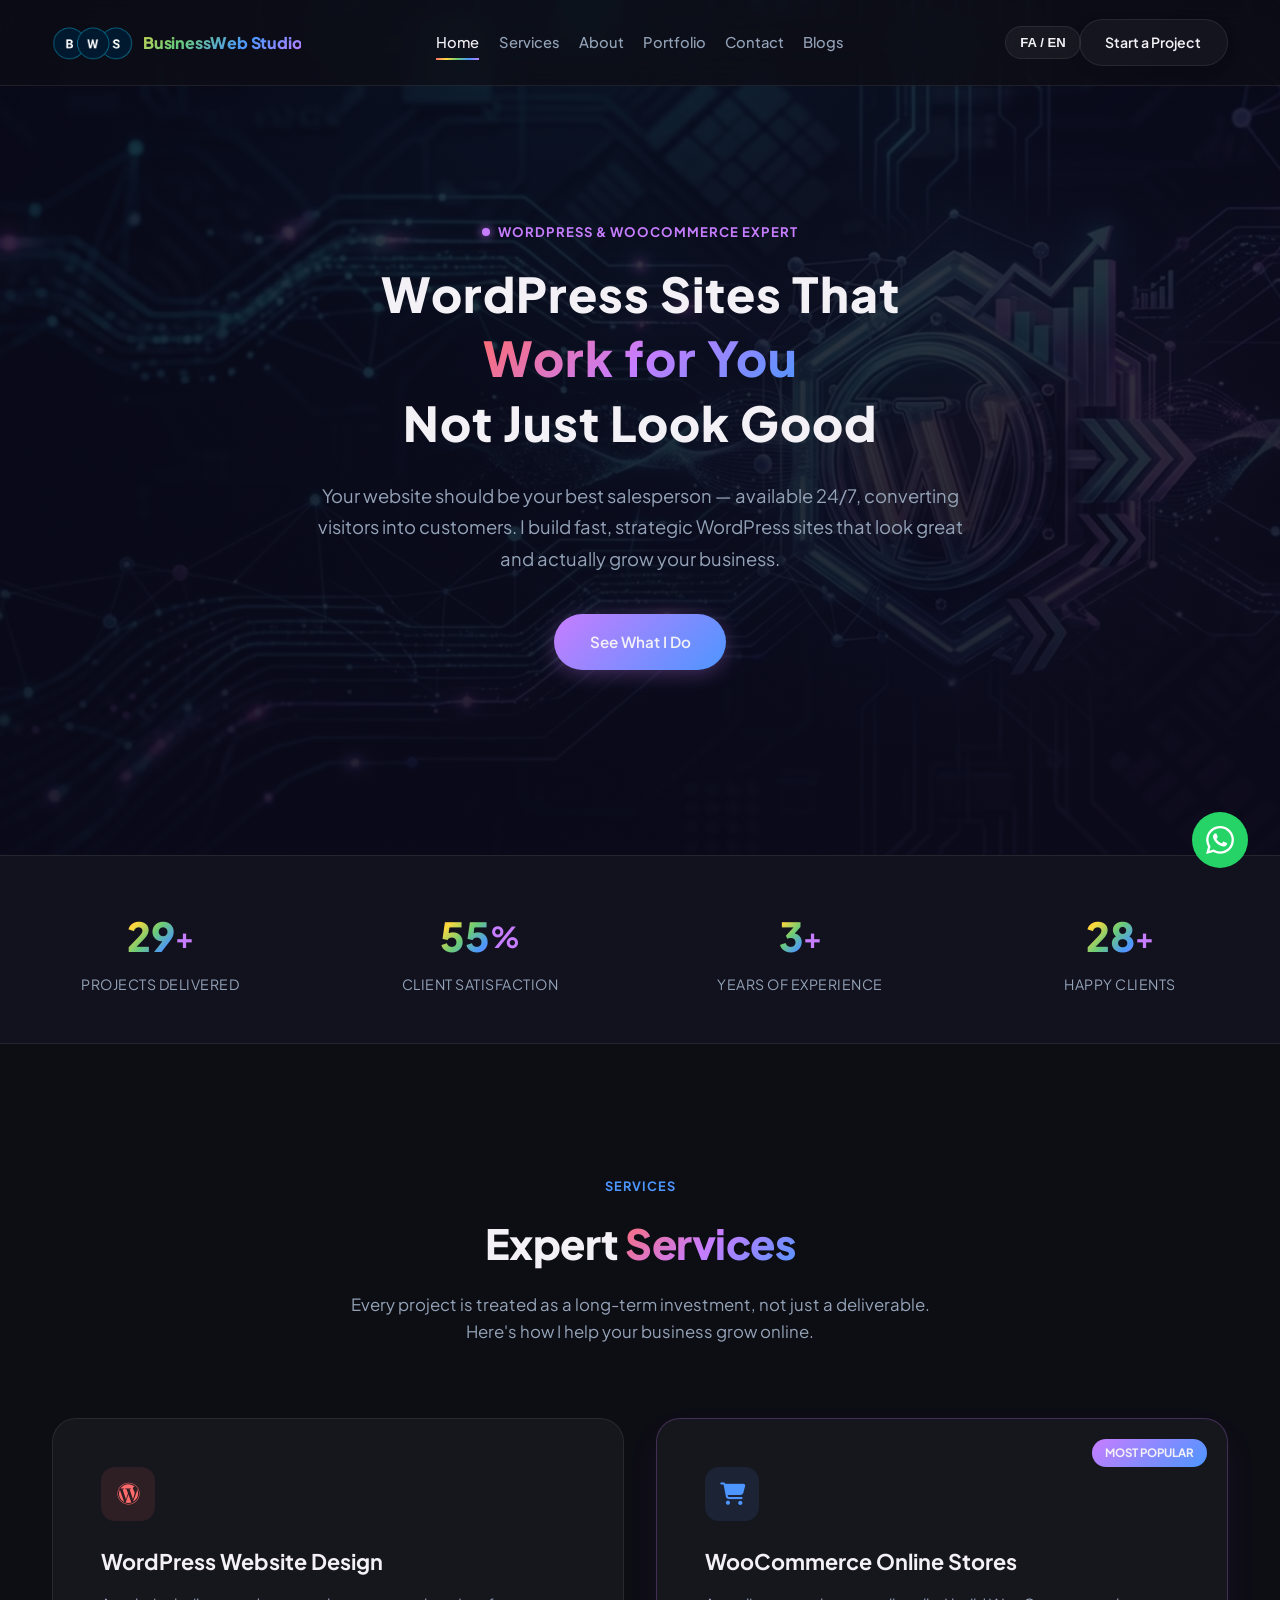
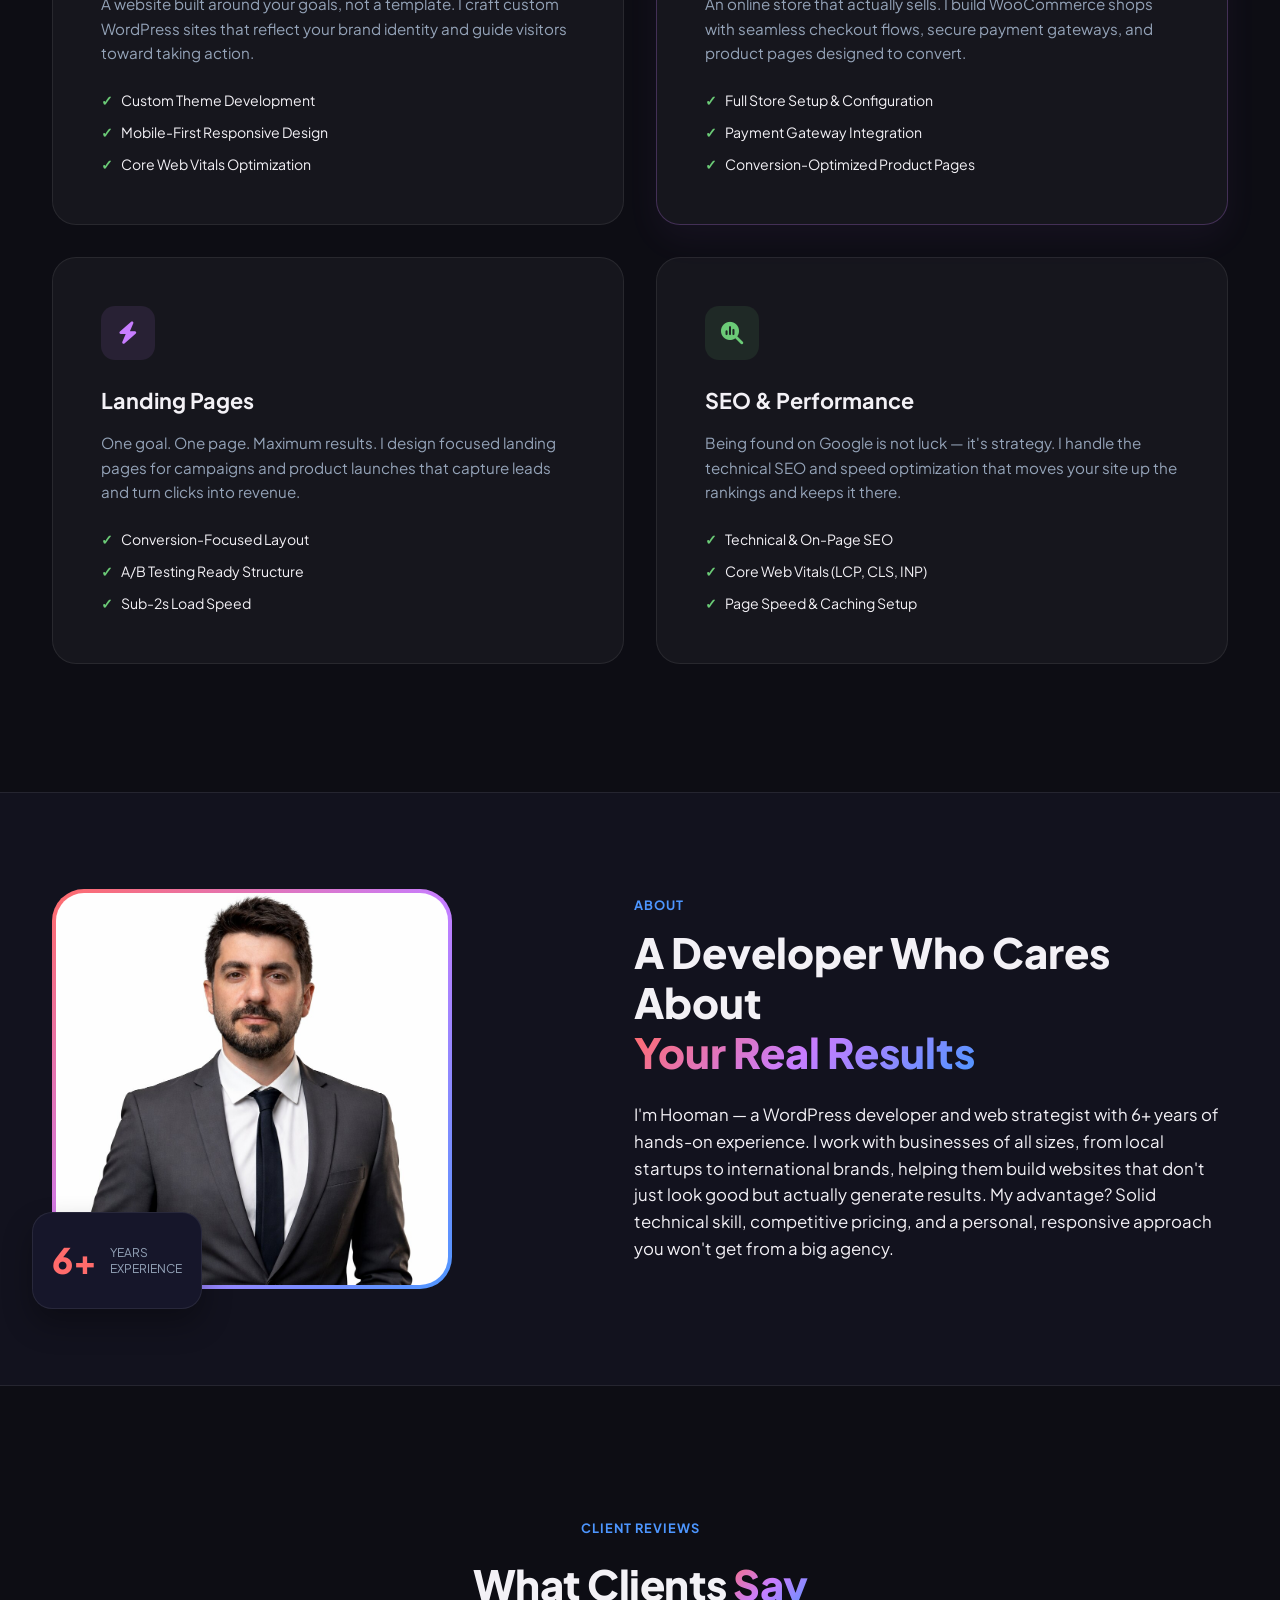
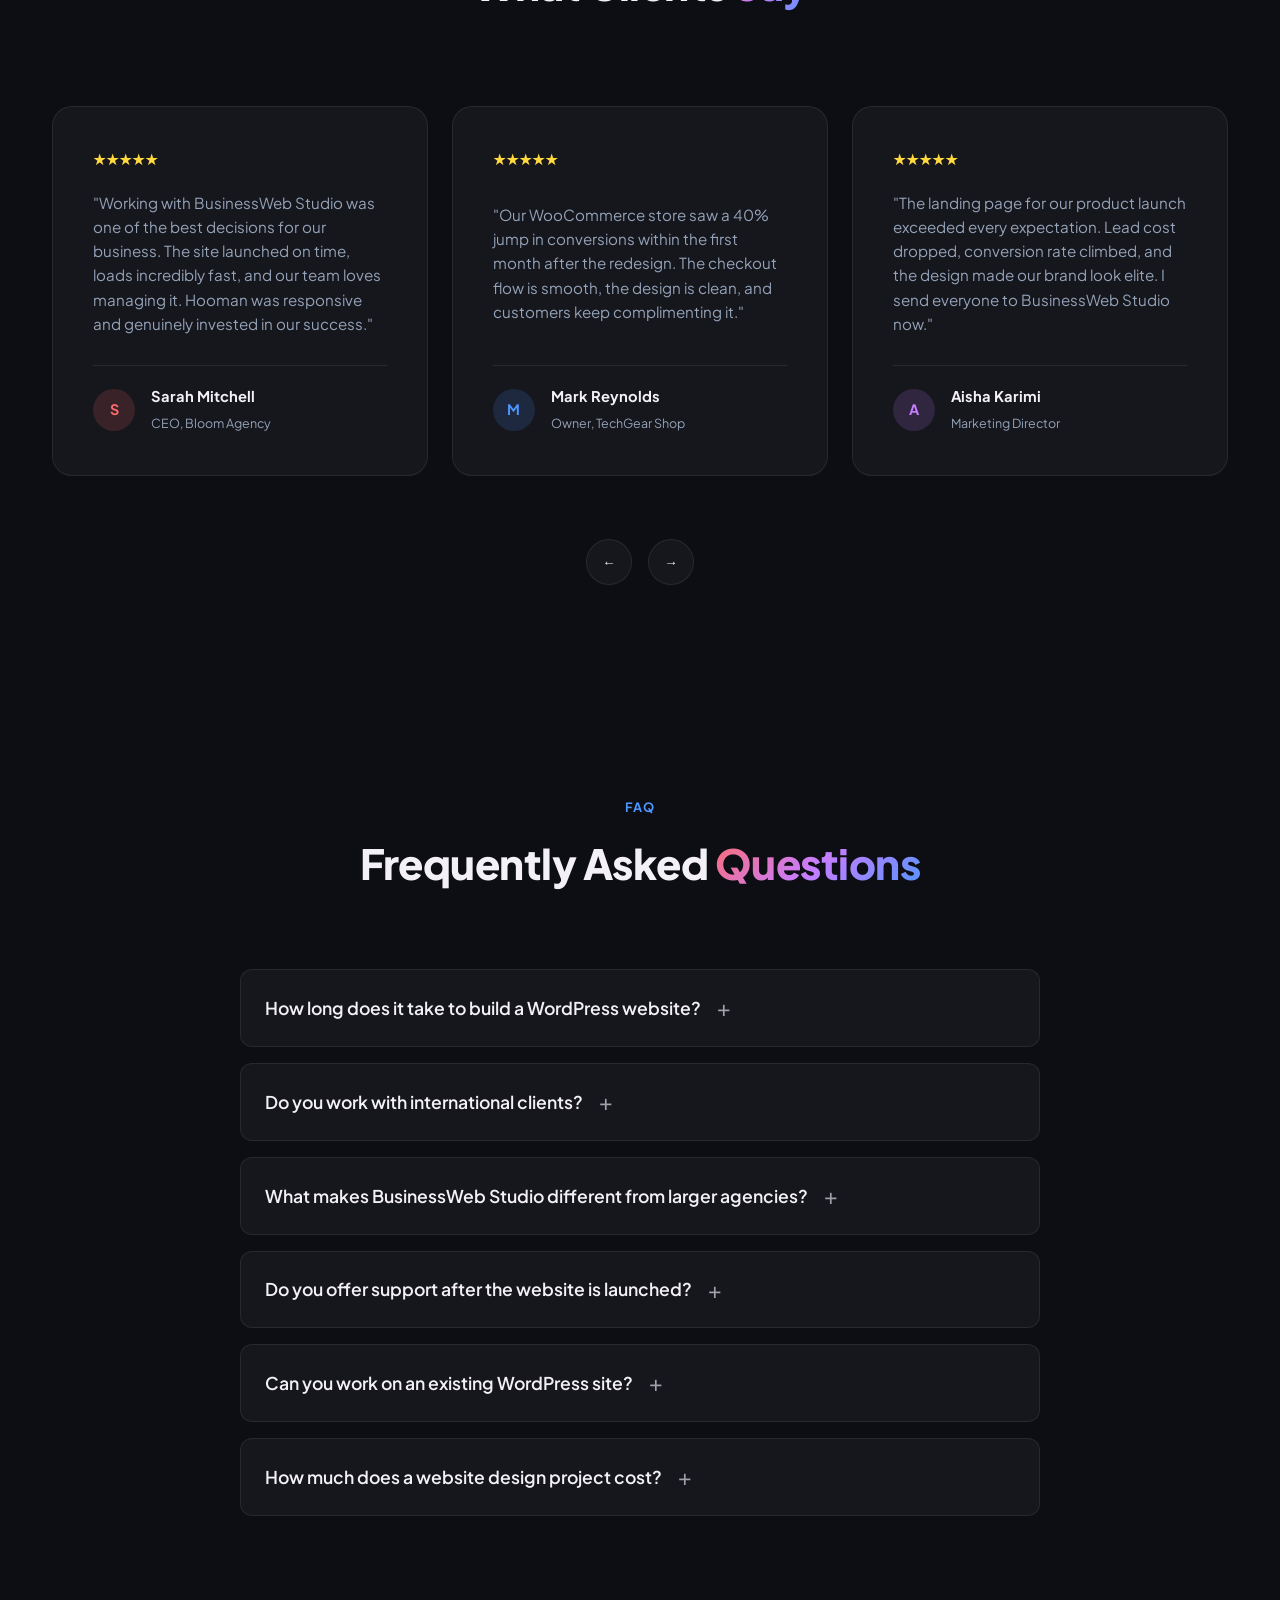
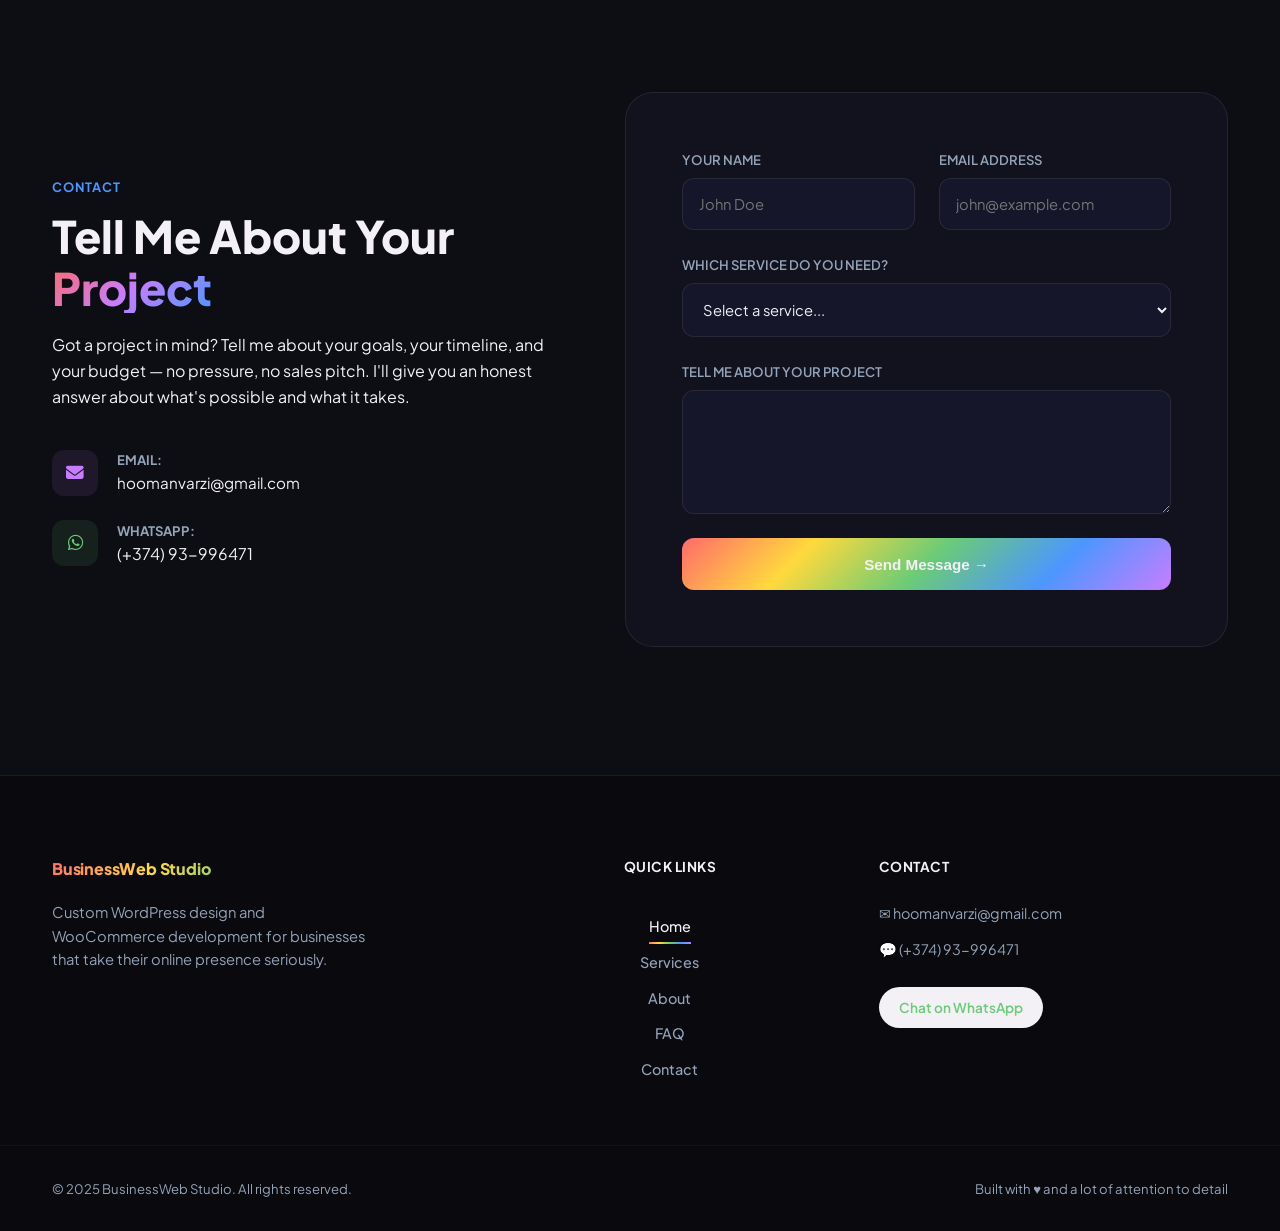
<file: index.html>
<!doctype html>
<html lang="en">
<head>
  <meta charset="UTF-8" />
  <meta name="viewport" content="width=device-width, initial-scale=1.0" />

  <!-- ═══════════════════════════════════════════════
       SEO — Primary Meta Tags
  ═══════════════════════════════════════════════ -->
  <title data-i18n="doc_title">BusinessWeb Studio — Custom WordPress Design & WooCommerce Development</title>
  <meta name="description" content="Hooman Keshavarzi is a WordPress developer & WooCommerce specialist with 6+ years of experience. Fast, affordable, and results-driven websites for businesses worldwide." />
  <meta name="keywords" content="WordPress design, WooCommerce development, landing page, SEO optimization, WordPress developer, طراحی وردپرس, ووکامرس, طراحی سایت حرفه‌ای" />
  <meta name="author" content="Hooman Keshavarzi" />
  <meta name="robots" content="index, follow" />
  <link rel="canonical" href="https://businesswebstudio.pro/" />

  <!-- ═══════════════════════════════════════════════
       Open Graph (Facebook, LinkedIn, Telegram)
  ═══════════════════════════════════════════════ -->
  <meta property="og:type" content="website" />
  <meta property="og:url" content="https://businesswebstudio.pro/" />
  <meta property="og:title" content="BusinessWeb Studio — Custom WordPress Design & WooCommerce Development" />
  <meta property="og:description" content="Fast, strategic WordPress websites and WooCommerce stores that look great and actually grow your business. Competitive pricing. Personal support." />
  <meta property="og:image" content="https://businesswebstudio.pro/images/og-image.png" />
  <meta property="og:image:width" content="1200" />
  <meta property="og:image:height" content="630" />
  <meta property="og:locale" content="en_US" />
  <meta property="og:locale:alternate" content="fa_IR" />
  <meta property="og:site_name" content="BusinessWeb Studio" />

  <!-- ═══════════════════════════════════════════════
       Twitter / X Cards
  ═══════════════════════════════════════════════ -->
  <meta name="twitter:card" content="summary_large_image" />
  <meta name="twitter:url" content="https://businesswebstudio.pro/" />
  <meta name="twitter:title" content="BusinessWeb Studio — Custom WordPress & WooCommerce" />
  <meta name="twitter:description" content="Fast, strategic WordPress websites that look great and actually grow your business. Competitive pricing. Personal support." />
  <meta name="twitter:image" content="https://businesswebstudio.pro/images/og-image.png" />

  <!-- ═══════════════════════════════════════════════
       Schema Markup — JSON-LD
  ═══════════════════════════════════════════════ -->
  <script type="application/ld+json">
  {
    "@context": "https://schema.org",
    "@graph": [
      {
        "@type": "ProfessionalService",
        "@id": "https://businesswebstudio.pro/#business",
        "name": "BusinessWeb Studio",
        "description": "Custom WordPress design, WooCommerce development, landing pages, and SEO optimization for businesses worldwide.",
        "url": "https://businesswebstudio.pro/",
        "logo": "https://businesswebstudio.pro/images/logo.png",
        "image": "https://businesswebstudio.pro/images/profile.jpg",
        "telephone": "+37493996471",
        "email": "hoomanvarzi@gmail.com",
        "founder": {
          "@type": "Person",
          "name": "Hooman Keshavarzi",
          "jobTitle": "WordPress Developer & Web Strategist",
          "url": "https://www.linkedin.com/in/hooman-keshavarzi-536b96142/",
          "knowsAbout": ["WordPress", "WooCommerce", "SEO", "Web Design", "Landing Pages"]
        },
        "areaServed": "Worldwide",
        "priceRange": "$$",
        "hasOfferCatalog": {
          "@type": "OfferCatalog",
          "name": "Web Design & Development Services",
          "itemListElement": [
            {
              "@type": "Offer",
              "itemOffered": {
                "@type": "Service",
                "name": "WordPress Website Design",
                "description": "Custom WordPress websites built around your goals, reflecting your brand and guiding visitors to take action."
              }
            },
            {
              "@type": "Offer",
              "itemOffered": {
                "@type": "Service",
                "name": "WooCommerce Online Store",
                "description": "Full WooCommerce store setup with seamless checkout, payment gateways, and conversion-optimized product pages."
              }
            },
            {
              "@type": "Offer",
              "itemOffered": {
                "@type": "Service",
                "name": "Landing Page Design",
                "description": "High-converting landing pages for campaigns and product launches that turn clicks into revenue."
              }
            },
            {
              "@type": "Offer",
              "itemOffered": {
                "@type": "Service",
                "name": "SEO & Performance Optimization",
                "description": "Technical SEO and Core Web Vitals optimization to rank higher on Google and keep your site fast."
              }
            }
          ]
        },
        "aggregateRating": {
          "@type": "AggregateRating",
          "ratingValue": "5",
          "reviewCount": "50",
          "bestRating": "5"
        }
      },
      {
        "@type": "FAQPage",
        "@id": "https://businesswebstudio.pro/#faq",
        "mainEntity": [
          {
            "@type": "Question",
            "name": "How long does it take to build a WordPress website?",
            "acceptedAnswer": {
              "@type": "Answer",
              "text": "Most WordPress websites are delivered within 7–14 business days depending on complexity. Landing pages can be ready in 3–5 days. I always provide a clear timeline before starting."
            }
          },
          {
            "@type": "Question",
            "name": "Do you work with international clients?",
            "acceptedAnswer": {
              "@type": "Answer",
              "text": "Yes — I work with clients worldwide. Most communication happens via WhatsApp or email, and I'm comfortable working across different time zones."
            }
          },
          {
            "@type": "Question",
            "name": "What makes BusinessWeb Studio different from larger agencies?",
            "acceptedAnswer": {
              "@type": "Answer",
              "text": "You get competitive pricing, faster delivery, and direct communication with the developer — not account managers. Every project receives personal attention from start to finish."
            }
          },
          {
            "@type": "Question",
            "name": "Do you offer support after the website is launched?",
            "acceptedAnswer": {
              "@type": "Answer",
              "text": "Yes. I provide post-launch support and can handle ongoing maintenance, updates, and improvements. Long-term client relationships are something I genuinely value."
            }
          },
          {
            "@type": "Question",
            "name": "Can you work on an existing WordPress site?",
            "acceptedAnswer": {
              "@type": "Answer",
              "text": "Absolutely. I can redesign, optimize, fix bugs, or add new features to an existing WordPress or WooCommerce site."
            }
          }
        ]
      },
      {
        "@type": "WebSite",
        "@id": "https://businesswebstudio.pro/#website",
        "url": "https://businesswebstudio.pro/",
        "name": "BusinessWeb Studio",
        "description": "Custom WordPress design and WooCommerce development for businesses worldwide.",
        "inLanguage": ["en", "fa"]
      }
    ]
  }
  </script>

  <!-- ═══════════════════════════════════════════════
       Fonts & Styles
  ═══════════════════════════════════════════════ -->
  <link rel="stylesheet" href="https://cdnjs.cloudflare.com/ajax/libs/font-awesome/6.5.0/css/all.min.css" />
  <link rel="preconnect" href="https://fonts.googleapis.com" />
  <link rel="stylesheet" href="https://fonts.googleapis.com/css2?family=Plus+Jakarta+Sans:wght@300;400;500;600;700;800&family=Vazirmatn:wght@300;400;500;700;900&display=swap" />
  <link rel="stylesheet" href="css/style.css?v=1.1" />
  <link rel="icon" type="image/png" href="./images/favicon-96x96.png" sizes="96x96" />
  <link rel="shortcut icon" href="./images/favicon.ico" />
  <link rel="apple-touch-icon" sizes="180x180" href="./images/apple-touch-icon.png" />
  <link rel="manifest" href="./images/site.webmanifest" />
</head>

<body>

  <!-- ═══════════════════════════════════════════════
       HEADER
  ═══════════════════════════════════════════════ -->
  <header id="header" role="banner">
    <div class="container header-inner">
      <a href="#home" class="logo" aria-label="BusinessWeb Studio — Home">
        <img src="images/logo.png" alt="BusinessWeb Studio Logo" class="logo-img" width="36" height="36" />
        BusinessWeb Studio
      </a>

      <nav id="nav" aria-label="Main navigation">
        <a href="#home" data-i18n="nav_home" class="active">Home</a>
        <a href="#services" data-i18n="nav_services">Services</a>
        <a href="#about" data-i18n="nav_about">About</a>
        <a href="#portfolio" data-i18n="nav_portfolio">Portfolio</a>
        <a href="#contact" data-i18n="nav_contact">Contact</a>
        <a href="blog.html" data-i18n="nav_blogs">Blogs</a>
      </nav>

      <div class="lang-switch-wrap">
        <button id="langBtn" class="btn-lang" aria-label="Switch language">FA / EN</button>
      </div>

      <a href="#contact" class="btn-header" data-i18n="nav_quote">Get a Quote</a>

      <button class="burger" id="burger" type="button" aria-label="Toggle mobile menu" aria-expanded="false" aria-controls="mobileMenu">
        <span></span><span></span><span></span>
      </button>
    </div>

    <div class="mobile-menu" id="mobileMenu" role="dialog" aria-label="Mobile navigation">
      <a href="#home" class="mob-link" data-i18n="nav_home">Home</a>
      <a href="#services" class="mob-link" data-i18n="nav_services">Services</a>
      <a href="#about" class="mob-link" data-i18n="nav_about">About</a>
      <a href="#portfolio" class="mob-link" data-i18n="nav_portfolio">Portfolio</a>
      <a href="#contact" class="mob-link" data-i18n="nav_contact">Contact</a>
      <a href="#contact" class="mob-cta" data-i18n="nav_quote">Get a Quote</a>
      <div class="menu-lang-mobile">
        <button id="langBtnMob" class="btn-lang btn-lang-mob" aria-label="Switch language">🌐 FA / EN</button>
      </div>
    </div>
  </header>

  <!-- ═══════════════════════════════════════════════
       MAIN CONTENT
  ═══════════════════════════════════════════════ -->
  <main id="main-content">

    <!-- HERO -->
    <section id="home" class="hero" aria-label="Hero — WordPress Developer">
      <div class="hero-slider" id="heroSlider">
        <div class="container slide active">
          <div class="slide-content">
            <span class="slide-tag" data-i18n="hero_tag">WordPress & WooCommerce Expert</span>
            <h1 id="heroTitle">
              WordPress Sites That <span class="grad-txt">Work for You</span><br />Not Just Look Good
            </h1>
            <p data-i18n="hero_desc">
              Your website should be your best salesperson — available 24/7, converting visitors into customers. I build fast, strategic WordPress sites that look great and actually grow your business.
            </p>
            <div class="hero-btns">
              <a href="#services" class="btn-grad" data-i18n="hero_btn">See What I Do</a>
            </div>
          </div>
        </div>
      </div>
    </section>

    <!-- STATS -->
    <div class="stats-band" role="region" aria-label="Key statistics">
      <div class="stat-item">
        <div class="stat-num-wrap">
          <strong class="counter" data-target="52">0</strong><span class="suf">+</span>
        </div>
        <p data-i18n="stat_1">Projects Delivered</p>
      </div>
      <div class="stat-item">
        <div class="stat-num-wrap">
          <strong class="counter" data-target="98">0</strong><span class="suf">%</span>
        </div>
        <p data-i18n="stat_2">Client Satisfaction</p>
      </div>
      <div class="stat-item">
        <div class="stat-num-wrap">
          <strong class="counter" data-target="6">0</strong><span class="suf">+</span>
        </div>
        <p data-i18n="stat_3">Years of Experience</p>
      </div>
      <div class="stat-item">
        <div class="stat-num-wrap">
          <strong class="counter" data-target="50">0</strong><span class="suf">+</span>
        </div>
        <p data-i18n="stat_4">Happy Clients</p>
      </div>
    </div>

    <!-- SERVICES -->
    <section id="services" class="services" aria-labelledby="servTitle">
      <div class="container">
        <div class="section-head">
          <span class="section-tag" data-i18n="serv_tag">Services</span>
          <h2 id="servTitle">Expert <span class="grad-txt">Services</span></h2>
          <p data-i18n="serv_desc">Every project is treated as a long-term investment, not just a deliverable.</p>
        </div>
        <div class="services-grid" role="list">

          <article class="service-card glass-card" role="listitem">
            <div class="service-icon-wrap ic1" aria-hidden="true">
              <i class="fa-brands fa-wordpress"></i>
            </div>
            <h3 data-i18n="s1_title">WordPress Website Design</h3>
            <p data-i18n="s1_desc">A website built around your goals, not a template. I craft custom WordPress sites that reflect your brand identity and guide visitors toward taking action.</p>
            <ul class="service-list" aria-label="WordPress Design features">
              <li data-i18n="s1_l1">Custom Theme Development</li>
              <li data-i18n="s1_l2">Mobile-First Responsive Design</li>
              <li data-i18n="s1_l3">Core Web Vitals Optimization</li>
            </ul>
          </article>

          <article class="service-card glass-card featured" role="listitem">
            <div class="featured-badge" data-i18n="featured_badge">Most Popular</div>
            <div class="service-icon-wrap ic2" aria-hidden="true">
              <i class="fa-solid fa-cart-shopping"></i>
            </div>
            <h3 data-i18n="s2_title">WooCommerce Online Stores</h3>
            <p data-i18n="s2_desc">An online store that actually sells. I build WooCommerce shops with seamless checkout flows, secure payment gateways, and product pages designed to convert.</p>
            <ul class="service-list" aria-label="WooCommerce features">
              <li data-i18n="s2_l1">Full Store Setup & Configuration</li>
              <li data-i18n="s2_l2">Payment Gateway Integration</li>
              <li data-i18n="s2_l3">Conversion-Optimized Product Pages</li>
            </ul>
          </article>

          <article class="service-card glass-card" role="listitem">
            <div class="service-icon-wrap ic3" aria-hidden="true">
              <i class="fa-solid fa-bolt"></i>
            </div>
            <h3 data-i18n="s3_title">Landing Pages</h3>
            <p data-i18n="s3_desc">One goal. One page. Maximum results. I design focused landing pages for campaigns and product launches that capture leads and turn clicks into revenue.</p>
            <ul class="service-list" aria-label="Landing Page features">
              <li data-i18n="s3_l1">Conversion-Focused Layout</li>
              <li data-i18n="s3_l2">A/B Testing Ready Structure</li>
              <li data-i18n="s3_l3">Sub-2s Load Speed</li>
            </ul>
          </article>

          <article class="service-card glass-card" role="listitem">
            <div class="service-icon-wrap ic4" aria-hidden="true">
              <i class="fa-solid fa-magnifying-glass-chart"></i>
            </div>
            <h3 data-i18n="s4_title">SEO &amp; Performance</h3>
            <p data-i18n="s4_desc">Being found on Google is not luck — it's strategy. I handle the technical SEO and speed optimization that moves your site up the rankings and keeps it there.</p>
            <ul class="service-list" aria-label="SEO features">
              <li data-i18n="s4_l1">Technical &amp; On-Page SEO</li>
              <li data-i18n="s4_l2">Core Web Vitals (LCP, CLS, INP)</li>
              <li data-i18n="s4_l3">Page Speed &amp; Caching Setup</li>
            </ul>
          </article>

        </div>
      </div>
    </section>

    <!-- ABOUT -->
    <section id="about" class="about" aria-labelledby="aboutTitle">
      <div class="container about-inner">
        <div class="about-img-col" aria-hidden="true">
          <div class="about-img-wrap">
            <div class="grad-border-about">
              <img src="images/profile.jpg" alt="Hooman Keshavarzi — WordPress Developer" width="400" height="400" />
            </div>
            <div class="about-badge">
              <strong>6+</strong>
              <span data-i18n="about_exp">Years<br />Experience</span>
            </div>
          </div>
        </div>
        <div class="about-content">
          <span class="section-tag" data-i18n="nav_about">About Me</span>
          <h2 id="aboutTitle">
            A Developer Who Cares About<br /><span class="grad-txt">Your Real Results</span>
          </h2>
          <p class="about-lead" data-i18n="about_lead">
            I'm Hooman — a WordPress developer and web strategist with 6+ years of hands-on experience. I work with businesses of all sizes, from local startups to international brands, helping them build websites that don't just look good but actually generate results. My advantage? Solid technical skill, competitive pricing, and a personal, responsive approach you won't get from a big agency.
          </p>
        </div>
      </div>
    </section>

    <!-- TESTIMONIALS -->
    <section class="testimonials" aria-labelledby="testiTitle">
      <div class="container">
        <div class="section-head">
          <span class="section-tag" data-i18n="testi_tag">Client Reviews</span>
          <h2 id="testiTitle">What Clients <span class="grad-txt">Say</span></h2>
        </div>
        <div class="testi-slider" role="region" aria-label="Client testimonials">
          <div class="testi-track" id="testiTrack">

            <article class="testi-card">
              <div class="testi-stars" aria-label="5 out of 5 stars">&#9733;&#9733;&#9733;&#9733;&#9733;</div>
              <p data-i18n="t1_quote">"Working with BusinessWeb Studio was one of the best decisions for our business. The site launched on time, loads incredibly fast, and our team loves managing it."</p>
              <div class="testi-author">
                <div class="testi-avatar av1" aria-hidden="true">S</div>
                <div>
                  <strong>Sarah Mitchell</strong>
                  <span data-i18n="t1_role">CEO, Bloom Agency</span>
                </div>
              </div>
            </article>

            <article class="testi-card">
              <div class="testi-stars" aria-label="5 out of 5 stars">&#9733;&#9733;&#9733;&#9733;&#9733;</div>
              <p data-i18n="t2_quote">"Our WooCommerce store saw a 40% jump in conversions within the first month after the redesign. The checkout flow is smooth and customers keep complimenting the design."</p>
              <div class="testi-author">
                <div class="testi-avatar av2" aria-hidden="true">M</div>
                <div>
                  <strong>Mark Reynolds</strong>
                  <span data-i18n="t2_role">Owner, TechGear Shop</span>
                </div>
              </div>
            </article>

            <article class="testi-card">
              <div class="testi-stars" aria-label="5 out of 5 stars">&#9733;&#9733;&#9733;&#9733;&#9733;</div>
              <p data-i18n="t3_quote">"The landing page for our product launch exceeded every expectation. Lead cost dropped, conversion rate climbed, and the design made our brand look elite."</p>
              <div class="testi-author">
                <div class="testi-avatar av3" aria-hidden="true">A</div>
                <div>
                  <strong>Aisha Karimi</strong>
                  <span data-i18n="t3_role">Marketing Director</span>
                </div>
              </div>
            </article>

          </div>
        </div>
        <div class="testi-nav" aria-label="Testimonial navigation">
          <button id="tPrev" aria-label="Previous testimonial">&#8592;</button>
          <button id="tNext" aria-label="Next testimonial">&#8594;</button>
        </div>
      </div>
    </section>

    <!-- FAQ -->
    <section id="faq" class="faq" aria-labelledby="faqTitle">
      <div class="container">
        <div class="section-head">
          <span class="section-tag" data-i18n="faq_tag">FAQ</span>
          <h2 id="faqTitle" data-i18n="faq_title">Frequently Asked <span class="grad-txt">Questions</span></h2>
        </div>
        <div class="faq-list">

          <details class="faq-item">
            <summary class="faq-question" data-i18n="faq_q1">How long does it take to build a WordPress website?</summary>
            <div class="faq-answer">
              <p data-i18n="faq_a1">Most WordPress websites are delivered within 7–14 business days depending on complexity. Landing pages can be ready in 3–5 days. I always provide a clear timeline before starting.</p>
            </div>
          </details>

          <details class="faq-item">
            <summary class="faq-question" data-i18n="faq_q2">Do you work with international clients?</summary>
            <div class="faq-answer">
              <p data-i18n="faq_a2">Yes — I work with clients worldwide. Most communication happens via WhatsApp or email, and I'm comfortable working across different time zones.</p>
            </div>
          </details>

          <details class="faq-item">
            <summary class="faq-question" data-i18n="faq_q3">What makes BusinessWeb Studio different from larger agencies?</summary>
            <div class="faq-answer">
              <p data-i18n="faq_a3">You get competitive pricing, faster delivery, and direct communication with the developer — not account managers. Every project receives personal attention from start to finish.</p>
            </div>
          </details>

          <details class="faq-item">
            <summary class="faq-question" data-i18n="faq_q4">Do you offer support after the website is launched?</summary>
            <div class="faq-answer">
              <p data-i18n="faq_a4">Yes. I provide post-launch support and can handle ongoing maintenance, updates, and improvements. Long-term client relationships are something I genuinely value.</p>
            </div>
          </details>

          <details class="faq-item">
            <summary class="faq-question" data-i18n="faq_q5">Can you work on an existing WordPress site?</summary>
            <div class="faq-answer">
              <p data-i18n="faq_a5">Absolutely. I can redesign, optimize, fix bugs, or add new features to an existing WordPress or WooCommerce site.</p>
            </div>
          </details>

           <details class="faq-item">
             <summary class="faq-question" data-i18n="faq_q6">How much does a website design project cost?</summary>
             <div class="faq-answer">
               <p data-i18n="faq_a6">Website design pricing varies depending on your specific requirements, project complexity, requested features, and the estimated development time needed to build a tailored solution for your business.</p>
           </div>
          </details>
          
        </div>
      </div>
    </section>

    <!-- CONTACT -->
    <section id="contact" class="contact" aria-labelledby="contactTitle">
      <div class="container contact-inner">
        <div class="contact-info">
          <span class="section-tag" data-i18n="nav_contact">Get In Touch</span>
          <h2 id="contactTitle">Tell Me About Your <span class="grad-txt">Project</span></h2>
          <p data-i18n="contact_desc">Got a project in mind? Tell me about your goals, your timeline, and your budget — no pressure, no sales pitch.</p>
          <div class="contact-items">
            <div class="contact-item">
              <div class="ci-icon cii1" aria-hidden="true">
                <i class="fa-solid fa-envelope"></i>
              </div>
              <div class="contact-item-text">
                <strong>Email:</strong>
                <span><a href="mailto:hoomanvarzi@gmail.com">hoomanvarzi@gmail.com</a></span>
              </div>
            </div>
            <div class="contact-item">
              <div class="ci-icon cii2" aria-hidden="true">
                <i class="fa-brands fa-whatsapp"></i>
              </div>
              <div class="contact-item-text">
                <strong>WhatsApp:</strong> <bdi class="phone-number">(+374) 93-996471</bdi>
              </div>
            </div>
          </div>
        </div>

        <div class="contact-form-wrap">
          <form id="contactForm" novalidate aria-label="Project inquiry form">
            <div class="form-row">
              <div class="form-group">
                <label for="inputName" data-i18n="f_name">Your Name</label>
                <input type="text" id="inputName" name="name" placeholder="John Doe" required autocomplete="name" />
              </div>
              <div class="form-group">
                <label for="inputEmail" data-i18n="f_email">Email Address</label>
                <input type="email" id="inputEmail" name="email" placeholder="john@example.com" required autocomplete="email" />
              </div>
            </div>
            <div class="form-group">
              <label for="formService" data-i18n="f_service">Which Service Do You Need?</label>
              <select name="service" id="formService"></select>
            </div>
            <div class="form-group">
              <label for="inputMessage" data-i18n="f_details">Tell Me About Your Project</label>
              <textarea id="inputMessage" name="message" rows="5" required></textarea>
            </div>
            <button class="btn-submit" type="submit" id="submitBtn" data-i18n="f_send">Send Message →</button>
            <div id="formSuccess" style="display:none;color:#6bcb77;margin-top:1rem" data-i18n="f_success" role="alert">✓ Message received! I'll get back to you within 24 hours.</div>
            <div id="formError" style="display:none;color:#ff6b6b;margin-top:1rem" data-i18n="f_error" role="alert">⚠ Something went wrong. Please try again or reach me on WhatsApp.</div>
          </form>
        </div>
      </div>
    </section>

  </main>

  <!-- ═══════════════════════════════════════════════
       FOOTER
  ═══════════════════════════════════════════════ -->
  <footer class="footer" role="contentinfo">
    <div class="footer-top">
      <div class="container footer-top-inner">
        <div class="footer-brand">
          <a href="#home" class="logo logo-footer" aria-label="BusinessWeb Studio">BusinessWeb Studio</a>
          <p data-i18n="foot_brand">Custom WordPress design and WooCommerce development for businesses that take their online presence seriously.</p>
        </div>
        <nav class="footer-links" aria-label="Footer navigation">
          <h5 data-i18n="foot_quick">Quick Links</h5>
          <a href="#home" data-i18n="nav_home">Home</a>
          <a href="#services" data-i18n="nav_services">Services</a>
          <a href="#about" data-i18n="nav_about">About</a>
          <a href="#faq">FAQ</a>
          <a href="#contact" data-i18n="nav_contact">Contact</a>
        </nav>
        <div class="footer-contact-col">
          <h5 data-i18n="nav_contact">Contact</h5>
          <p>&#9993; <a href="mailto:hoomanvarzi@gmail.com">hoomanvarzi@gmail.com</a></p>
          <p><span class="footer-icon" aria-hidden="true">&#128172;</span> <bdi class="phone-number">(+374) 93-996471</bdi></p>
          <a href="https://wa.me/37493996471" class="footer-wa" target="_blank" rel="noopener noreferrer" data-i18n="foot_wa">Chat on WhatsApp</a>
        </div>
      </div>
    </div>
    <div class="footer-bottom">
      <div class="container footer-bottom-inner">
        <p data-i18n="foot_copy">© 2025 BusinessWeb Studio. All rights reserved.</p>
        <p data-i18n="foot_heart">Built with <span class="heart" aria-hidden="true">♥</span> and a lot of attention to detail</p>
      </div>
    </div>
  </footer>

  <!-- WhatsApp Float -->
  <a href="https://wa.me/37493996471" class="wa-float" target="_blank" rel="noopener noreferrer" aria-label="Contact on WhatsApp">
    <svg viewBox="0 0 24 24" xmlns="http://www.w3.org/2000/svg" aria-hidden="true" focusable="false">
      <path d="M17.472 14.382c-.297-.149-1.758-.867-2.03-.967-.273-.099-.471-.148-.67.15-.197.297-.767.966-.94 1.164-.173.199-.347.223-.644.075-.297-.15-1.255-.463-2.39-1.475-.883-.788-1.48-1.761-1.653-2.059-.173-.297-.018-.458.13-.606.134-.133.298-.347.446-.52.149-.174.198-.298.298-.497.099-.198.05-.371-.025-.52-.075-.149-.669-1.612-.916-2.207-.242-.579-.487-.5-.669-.51-.173-.008-.371-.01-.57-.01-.198 0-.52.074-.792.372-.272.297-1.04 1.016-1.04 2.479 0 1.462 1.065 2.875 1.213 3.074.149.198 2.096 3.2 5.077 4.487.709.306 1.262.489 1.694.625.712.227 1.36.195 1.871.118.571-.085 1.758-.719 2.006-1.413.248-.694.248-1.289.173-1.413-.074-.124-.272-.198-.57-.347m-5.421 7.403h-.004a9.87 9.87 0 01-5.031-1.378l-.361-.214-3.741.982.998-3.648-.235-.374a9.86 9.86 0 01-1.51-5.26c.001-5.45 4.436-9.884 9.888-9.884 2.64 0 5.122 1.03 6.988 2.898a9.825 9.825 0 012.893 6.994c-.003 5.45-4.437 9.884-9.885 9.884m8.413-18.297A11.815 11.815 0 0012.05 0C5.495 0 .16 5.335.157 11.892c0 2.096.547 4.142 1.588 5.945L.057 24l6.305-1.654a11.882 11.882 0 005.683 1.448h.005c6.554 0 11.89-5.335 11.893-11.893a11.821 11.821 0 00-3.48-8.413z"/>
    </svg>
  </a>

  <script src="js/main.js"></script>
</body>
</html>
</file>
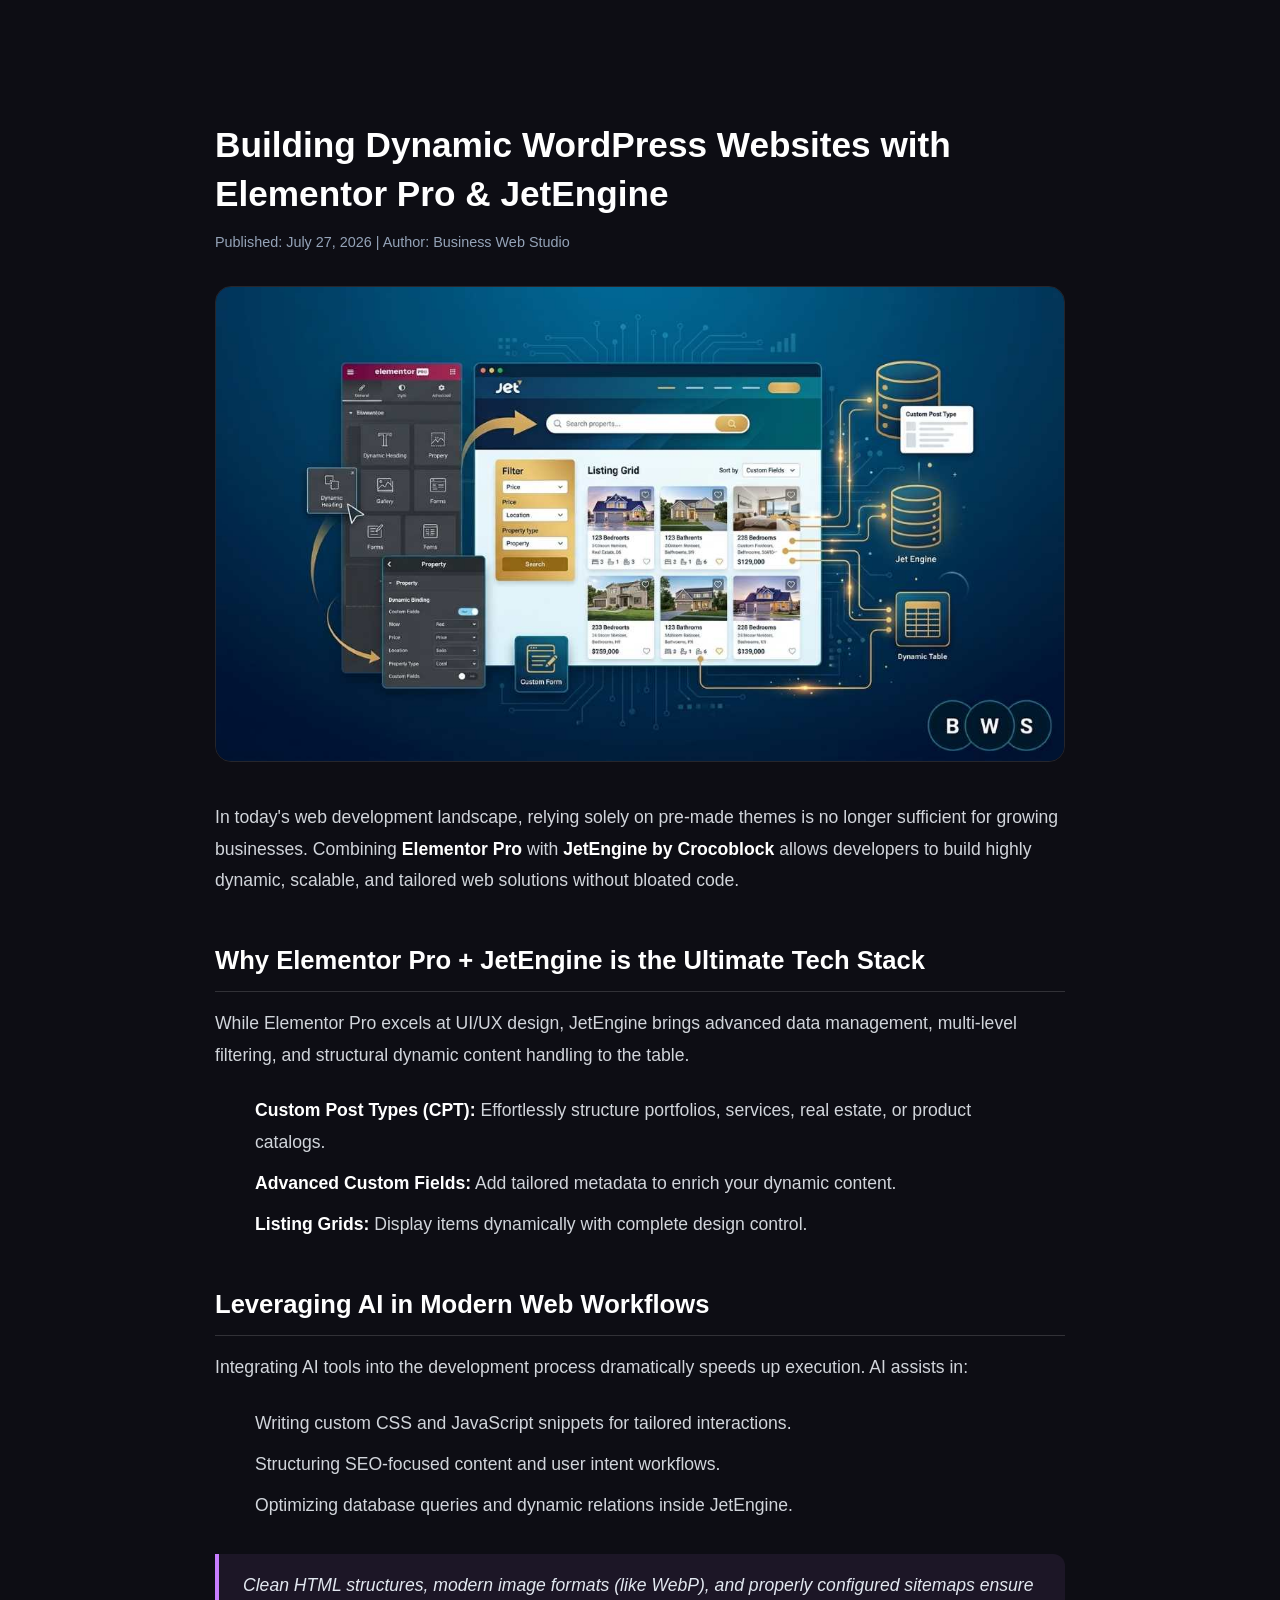
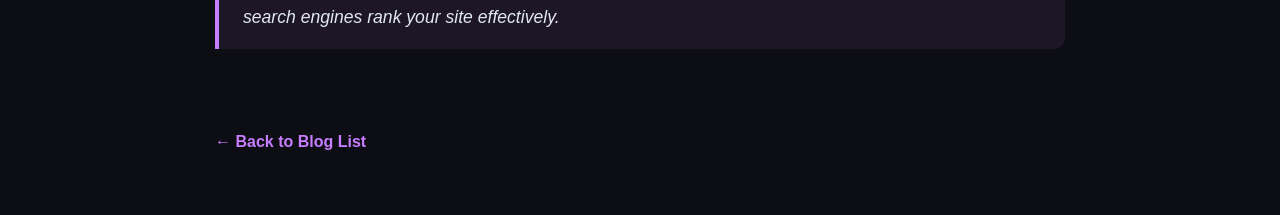
<file: posts/elementor-jetengine-custom-wordpress-guide.html>
<!DOCTYPE html>
<html lang="en" dir="ltr">
<head>
    <meta charset="UTF-8">
    <meta name="viewport" content="width=device-width, initial-scale=1.0">
    <title>Building Dynamic WordPress Websites with Elementor Pro & JetEngine</title>
    <meta name="description" content="Learn how to build dynamic WordPress websites using Elementor Pro and Crocoblock JetEngine.">
    <link rel="stylesheet" href="../css/style.css?v=2.0">
</head>
<body>

    <!-- هدر اصلی سایت شما که در تمام صفحات هست -->

    <main class="blog-post-page">
      <div class="container">
        <article class="blog-post">
          
          <!-- هدر اختصاصی مقاله -->
          <div class="post-header">
            <h1>Building Dynamic WordPress Websites with Elementor Pro & JetEngine</h1>
            <div class="post-meta">
              <span>Published: July 27, 2026</span> | <span>Author: Business Web Studio</span>
            </div>
            <div class="featured-image-wrap">
              <img src="../images/blog/Building Dynamic WordPress Websites with Elementor Pro & JetEngine.jpg" alt="Building Dynamic WordPress Websites with Elementor Pro & JetEngine">
            </div>
          </div>

          <!-- بدنه اصلی مقاله -->
          <div class="blog-post-content">
            <p>
                In today's web development landscape, relying solely on pre-made themes is no longer sufficient for growing businesses. 
                Combining <strong>Elementor Pro</strong> with <strong>JetEngine by Crocoblock</strong> allows developers to build highly dynamic, scalable, and tailored web solutions without bloated code.
            </p>
            
            <h2>Why Elementor Pro + JetEngine is the Ultimate Tech Stack</h2>
            <p>
                While Elementor Pro excels at UI/UX design, JetEngine brings advanced data management, multi-level filtering, and structural dynamic content handling to the table.
            </p>
            <ul>
                <li><strong>Custom Post Types (CPT):</strong> Effortlessly structure portfolios, services, real estate, or product catalogs.</li>
                <li><strong>Advanced Custom Fields:</strong> Add tailored metadata to enrich your dynamic content.</li>
                <li><strong>Listing Grids:</strong> Display items dynamically with complete design control.</li>
            </ul>

            <h2>Leveraging AI in Modern Web Workflows</h2>
            <p>
                Integrating AI tools into the development process dramatically speeds up execution. AI assists in:
            </p>
            <ol>
                <li>Writing custom CSS and JavaScript snippets for tailored interactions.</li>
                <li>Structuring SEO-focused content and user intent workflows.</li>
                <li>Optimizing database queries and dynamic relations inside JetEngine.</li>
            </ol>

            <blockquote>
                Clean HTML structures, modern image formats (like WebP), and properly configured sitemaps ensure search engines rank your site effectively.
            </blockquote>
          </div>

          <!-- فوتر مقاله و دکمه بازگشت -->
          <div class="post-footer">
            <a href="../blog.html" class="btn-blog-back">← Back to Blog List</a>
          </div>

        </article>
      </div>
    </main>

    <!-- فوتر اصلی سایت شما -->

    <script src="../js/main.js"></script>
</body>
</html>
</file>
<file: css/style.css>
/* ── ۱. فونت‌ها و متغیرهای اصلی ── */
@font-face {
  font-family: 'Peyda';
  src: url('../fonts/woff2/PeydaWeb-Regular.woff2') format('woff2');
  font-weight: 400;
  font-style: normal;
  font-display: swap;
}

@font-face {
  font-family: 'Peyda';
  src: url('../fonts/woff2/PeydaWeb-Bold.woff2') format('woff2');
  font-weight: 700;
  font-style: normal;
  font-display: swap;
}

:root {
  --bg: #0d0d14;
  --bg2: #12121e;
  --bg3: #16162a;
  --card: rgba(255, 255, 255, 0.04);
  --card-b: rgba(255, 255, 255, 0.08);
  --c1: #ff6b6b;
  --c2: #ffd93d;
  --c3: #6bcb77;
  --c4: #4d96ff;
  --c5: #c77dff;
  --c6: #ff9a3c;
  --grad-main: linear-gradient(135deg, #ff6b6b, #ffd93d, #6bcb77, #4d96ff, #c77dff);
  --grad-hero: linear-gradient(135deg, #ff6b6b 0%, #c77dff 50%, #4d96ff 100%);
  --grad-warm: linear-gradient(135deg, #ff6b6b, #ff9a3c, #ffd93d);
  --grad-purple: linear-gradient(135deg, #c77dff, #4d96ff);
  --grad-fire: linear-gradient(135deg, #ff6b6b, #ff9a3c);
  --white: #f3f1f6;
  --muted: #94a3b8;
  --border: rgba(255, 255, 255, 0.08);
  --tr: 0.3s cubic-bezier(0.25, 1, 0.5, 1);
  --font-en: 'Plus Jakarta Sans', sans-serif;
  --font-fa: 'Peyda', sans-serif;
}

/* ── ۲. استایل‌های پایه و ریست (BASE & RESET) ── */
* {
  margin: 0;
  padding: 0;
  box-sizing: border-box;
}

html {
  scroll-behavior: smooth;
  font-family: var(--font-en);
  background-color: var(--bg);
  color: var(--white);
  overflow-x: hidden;
}

body {
  background-color: var(--bg);
  color: var(--white);
  line-height: 1.6;
  overflow-x: hidden;
}

.container {
  width: 100%;
  max-width: 1240px;
  margin: 0 auto;
  padding: 0 2rem;
}

a {
  text-decoration: none;
  color: inherit;
  transition: all var(--tr);
}

img {
  max-width: 100%;
  height: auto;
}

li {
  list-style: none;
}

/* ── ۳. بخش هدر و ناوبری (HEADER & NAV) ── */
header {
  position: fixed;
  top: 0;
  left: 0;
  width: 100%;
  z-index: 1000;
  background: rgba(13, 13, 20, 0.7);
  backdrop-filter: blur(20px);
  -webkit-backdrop-filter: blur(20px);
  border-bottom: 1px solid var(--border);
  transition: all var(--tr);
}

header.scrolled {
  background: rgba(13, 13, 20, 0.9);
  padding: 0.5rem 0;
  box-shadow: 0 10px 30px rgba(0, 0, 0, 0.3);
}

.header-inner {
  display: flex;
  align-items: center;
  justify-content: space-between;
  height: 85px;
}

.logo {
  font-weight: 800;
  display: flex;
  align-items: center;
  gap: 0.6rem;
  letter-spacing: -0.2px;
  background: var(--grad-main);
  -webkit-background-clip: text;
  -webkit-text-fill-color: transparent;
}

.logo-img {
  height: 36px;
  width: auto;
  object-fit: contain;
}

nav {
  display: flex;
  align-items: center;
  gap: 2.2rem;
  padding-left: 0px;
  padding-right: 10px;
}

nav a {
  font-size: 0.92rem;
  font-weight: 500;
  color: var(--muted);
  position: relative;
}

nav a:hover,
nav a.active {
  color: var(--white);
}

nav a::after {
  content: "";
  position: absolute;
  bottom: -6px;
  left: 0;
  width: 0;
  height: 2px;
  background: var(--grad-main);
  transition: width var(--tr);
}

nav a:hover::after,
nav a.active::after {
  width: 100%;
}

.btn-header {
  font-size: 0.88rem;
  font-weight: 600;
  padding: 0.7rem 1.6rem;
  border-radius: 50px;
  background: var(--card);
  border: 1px solid var(--border);
  box-shadow: 0 4px 15px rgba(0, 0, 0, 0.1);
}

.btn-header:hover {
  background: var(--white);
  color: var(--bg);
  transform: translateY(-2px);
}

/* ── ۴. منوی موبایل (MOBILE MENU) ── */
.burger {
  display: none;
  flex-direction: column;
  gap: 5px;
  background: none;
  border: none;
  cursor: pointer;
  z-index: 1001;
}

.burger span {
  width: 26px;
  height: 2px;
  background-color: var(--white);
  transition: all var(--tr);
}

.burger.open span:nth-child(1) {
  transform: rotate(45deg) translate(5px, 5px);
}
.burger.open span:nth-child(2) {
  opacity: 0;
}
.burger.open span:nth-child(3) {
  transform: rotate(-45deg) translate(5px, -5px);
}

.mobile-menu {
  position: fixed;
  top: 0;
  right: -100%;
  width: 280px;
  height: 100vh;
  background: var(--bg2);
  border-left: 1px solid var(--border);
  padding: 7rem 2rem 2rem;
  display: flex;
  flex-direction: column;
  gap: 1.8rem;
  z-index: 999;
  transition: right var(--tr);
  box-shadow: -10px 0 30px rgba(0, 0, 0, 0.2);
}

.mobile-menu.open {
  right: 0;
}

.mob-link {
  font-size: 1.1rem;
  color: var(--muted);
  font-weight: 500;
}

.mob-link:hover {
  color: var(--white);
}

.mob-cta {
  margin-top: 12px;
  text-align: center;
  padding: 0.9rem;
  border-radius: 12px;
  background: darkred;
  font-weight: 600;
}

/* ── ۵. بخش هیرو (HERO SECTION) ── */
.hero {
  padding: 8rem 0 6rem;
  position: relative;
  min-height: 95vh;
  display: flex;
  align-items: center;
  background-image: linear-gradient(rgba(10, 10, 25, 0.80), rgba(10, 10, 25, 0.90)), url('../images/background.png');
  background-size: cover;
  background-position: center;
  background-repeat: no-repeat;
}

.hero-slider {
  width: 100%;
}

.slide {
  display: none;
  grid-template-columns: 1fr;
  align-items: center;
  gap: 4rem;
}

.slide.active {
  display: grid;
  animation: fadeIn 0.8s ease forwards;
}

@keyframes fadeIn {
  from {
    opacity: 0;
    transform: translateY(15px);
  }
  to {
    opacity: 1;
    transform: translateY(0);
  }
}

.hero .slide-content {
  width: 100%;
  max-width: 750px;
  margin: 0 auto;
  text-align: center;
}

.hero .hero-btns {
  display: flex;
  justify-content: center;
  gap: 1.2rem;
}

.slide-tag {
  display: inline-flex;
  align-items: center;
  gap: 0.5rem;
  font-size: 0.82rem;
  font-weight: 700;
  text-transform: uppercase;
  letter-spacing: 1px;
  color: var(--c5);
  margin-bottom: 1.2rem;
}

.slide-tag::before {
  content: "";
  width: 8px;
  height: 8px;
  background: var(--c5);
  border-radius: 50%;
  display: inline-block;
  box-shadow: 0 0 10px var(--c5);
}

.slide-content h1 {
  font-size: 3rem;
  font-weight: 800;
  line-height: 1.35;
  letter-spacing: 1px;
  margin-bottom: 1.5rem;
}

.grad-txt {
  background: var(--grad-hero);
  -webkit-background-clip: text;
  -webkit-text-fill-color: transparent;
  display: inline-block;
}

.slide-content p {
  font-size: 1.15rem;
  color: var(--muted);
  max-width: 650px;
  margin: 0 auto 2.5rem;
  line-height: 1.7;
}

.btn-grad {
  font-size: 0.95rem;
  font-weight: 600;
  padding: 1rem 2.2rem;
  border-radius: 50px;
  background: var(--grad-purple);
  box-shadow: 0 4px 20px rgba(199, 125, 255, 0.3);
  transition: all 0.3s ease;
}

.btn-grad:hover {
  transform: translateY(-3px);
  box-shadow: 0 8px 25px rgba(199, 125, 255, 0.5);
}

/* ── ۶. بخش آمار (STATS BAND) ── */
.stats-band {
  background: var(--bg2);
  border-top: 1px solid var(--border);
  border-bottom: 1px solid var(--border);
  padding: 3rem 0;
  display: grid;
  grid-template-columns: repeat(4, 1fr);
  text-align: center;
}

.stat-item strong {
  font-size: 2.5rem;
  font-weight: 800;
  background: var(--grad-main);
  -webkit-background-clip: text;
  -webkit-text-fill-color: transparent;
}

.stat-num-wrap {
  display: flex;
  align-items: center;
  justify-content: center;
}

.stat-item .suf {
  font-size: 1.8rem;
  font-weight: 700;
  color: var(--c5);
}

.stat-item p {
  font-size: 0.88rem;
  color: var(--muted);
  text-transform: uppercase;
  letter-spacing: 0.5px;
  margin-top: 0.3rem;
}

/* ── ۷. بخش خدمات (SERVICES) ── */
.services {
  padding: 8rem 0;
}

.section-head {
  text-align: center;
  max-width: 620px;
  margin: 0 auto 4.5rem;
}

.section-tag {
  font-size: 0.8rem;
  font-weight: 700;
  text-transform: uppercase;
  color: var(--c4);
  letter-spacing: 1px;
  margin-bottom: 0.8rem;
  display: inline-block;
}

.section-head h2 {
  font-size: 2.6rem;
  font-weight: 800;
  letter-spacing: -0.5px;
  margin-bottom: 1rem;
}

.section-head p {
  color: var(--muted);
  font-size: 1.05rem;
}

.services-grid {
  display: grid;
  grid-template-columns: repeat(2, 1fr);
  gap: 2rem;
}

.glass-card {
  background: var(--card);
  border: 1px solid var(--border);
  border-radius: 24px;
  padding: 3rem;
  position: relative;
  overflow: hidden;
  transition: all var(--tr);
}

.glass-card:hover {
  background: rgba(255, 255, 255, 0.06);
  border-color: rgba(255, 255, 255, 0.15);
  transform: translateY(-5px);
}

.service-icon-wrap {
  width: 54px;
  height: 54px;
  border-radius: 14px;
  display: flex;
  align-items: center;
  justify-content: center;
  font-size: 1.4rem;
  margin-bottom: 1.5rem;
}

.ic1 { background: rgba(255, 107, 107, 0.1); color: var(--c1); }
.ic2 { background: rgba(77, 150, 255, 0.1); color: var(--c4); }
.ic3 { background: rgba(199, 125, 255, 0.1); color: var(--c5); }
.ic4 { background: rgba(107, 203, 119, 0.1); color: var(--c3); }

.glass-card h3 {
  font-size: 1.35rem;
  font-weight: 700;
  margin-bottom: 0.8rem;
}

.glass-card p {
  color: var(--muted);
  font-size: 0.95rem;
  line-height: 1.6;
  margin-bottom: 1.5rem;
}

.service-list {
  display: flex;
  flex-direction: column;
  gap: 0.6rem;
}

.service-list li {
  font-size: 0.88rem;
  color: var(--white);
  display: flex;
  align-items: center;
  gap: 0.5rem;
}

.service-list li::before {
  content: "✓";
  color: var(--c3);
  font-weight: bold;
}

.featured {
  border-color: rgba(199, 125, 255, 0.25);
  box-shadow: 0 15px 35px rgba(199, 125, 255, 0.05);
}

.featured-badge {
  position: absolute;
  top: 20px;
  right: 20px;
  font-size: 0.72rem;
  font-weight: 700;
  padding: 0.3rem 0.8rem;
  border-radius: 30px;
  background: var(--grad-purple);
  text-transform: uppercase;
}

/* ── ۸. بخش درباره من (ABOUT) ── */
.about {
  padding: 6rem 0;
  background: var(--bg2);
  border-top: 1px solid var(--border);
  border-bottom: 1px solid var(--border);
}

.about-inner {
  display: grid;
  grid-template-columns: 0.9fr 1.1fr;
  align-items: center;
  gap: 6rem;
}

.about-img-col {
  position: relative;
}

.about-img-wrap {
  position: relative;
  z-index: 2;
}

.grad-border-about {
  display: flex;
  align-items: center;
  justify-content: center;
  width: 100%;
  max-width: 400px;
  height: 400px;
  padding: 4px;
  background: var(--grad-hero);
  border-radius: 32px;
  overflow: hidden;
  box-sizing: border-box;
  flex-shrink: 0;
}

.grad-border-about img {
  display: block;
  width: 100% !important;
  height: 100% !important;
  object-fit: cover !important;
  object-position: center 15% !important;
  border-radius: 28px;
  transition: transform 0.5s ease;
}

.about-badge {
  position: absolute;
  bottom: -20px;
  left: -20px;
  background: var(--bg3);
  border: 1px solid var(--border);
  padding: 1.2rem;
  border-radius: 20px;
  display: flex;
  align-items: center;
  gap: 0.8rem;
  box-shadow: 0 15px 30px rgba(0, 0, 0, 0.3);
}

.about-badge strong {
  font-size: 2.2rem;
  font-weight: 800;
  color: var(--c1);
}

.about-badge span {
  font-size: 0.75rem;
  color: var(--muted);
  text-transform: uppercase;
  line-height: 1.3;
}

.about-content h2 {
  font-size: 2.6rem;
  font-weight: 800;
  line-height: 1.2;
  margin-bottom: 1.5rem;
}

.about-lead {
  font-size: 1.05rem;
  color: var(--white);
  margin-bottom: 1.5rem;
}

/* ── ۹. بخش سوالات متداول (FAQ) - عمومی ── */
.faq {
  padding: 5rem 0;
}

.faq-list {
  max-width: 800px;
  margin: 0 auto;
  display: flex;
  flex-direction: column;
  gap: 1rem;
}

.faq-item {
  background: var(--card);
  border: 1px solid var(--border);
  border-radius: 12px;
  overflow: hidden;
  transition: border-color var(--tr);
}

.faq-item[open] {
  border-color: rgba(255, 255, 255, 0.2);
}

.faq-question {
  list-style: none;
  padding: 1.25rem 1.5rem;
  font-size: 1.1rem;
  font-weight: 600;
  cursor: pointer;
  display: flex;
  align-items: center;
  gap: 1rem;
  color: var(--white);
  user-select: none;
  width: 100%;
  box-sizing: border-box;
}

.faq-question::-webkit-details-marker,
.faq-question::marker {
  display: none !important;
  content: "" !important;
}

.faq-question::after {
  content: '+';
  font-size: 1.4rem;
  font-weight: 400;
  color: #a1a1aa;
  transition: transform var(--tr);
  flex-shrink: 0;
}

.faq-item[open] .faq-question::after {
  content: '×';
}

.faq-answer {
  padding: 0 1.5rem 1.25rem;
  color: var(--muted);
  font-size: 0.95rem;
  line-height: 1.7;
}

/* ── ۱۰. بخش نظرات (TESTIMONIALS) ── */
.testimonials {
  padding: 8rem 0;
}

.testi-slider {
  overflow: hidden;
  width: 100%;
  position: relative;
  padding: 1rem 0;
}

.testi-track {
  display: flex;
  gap: 1.5rem;
  transition: transform 0.5s cubic-bezier(0.25, 1, 0.5, 1);
  will-change: transform;
}

.testi-card {
  flex: 0 0 calc((100% - (24px * 2)) / 3);
  background: var(--card);
  border: 1px solid var(--border);
  border-radius: 20px;
  padding: 2.5rem;
  display: flex;
  flex-direction: column;
  justify-content: space-between;
}

.testi-stars {
  color: var(--c2);
  font-size: 0.95rem;
  margin-bottom: 1.2rem;
}

.testi-card p {
  color: var(--muted);
  font-size: 0.95rem;
  line-height: 1.6;
  margin-bottom: 1.8rem;
}

.testi-author {
  display: flex;
  align-items: center;
  gap: 1rem;
  border-top: 1px solid var(--border);
  padding-top: 1.2rem;
}

.testi-avatar {
  width: 42px;
  height: 42px;
  border-radius: 50%;
  display: flex;
  align-items: center;
  justify-content: center;
  font-weight: 700;
  font-size: 0.9rem;
}

.av1 { background: rgba(255, 107, 107, 0.15); color: var(--c1); }
.av2 { background: rgba(77, 150, 255, 0.15); color: var(--c4); }
.av3 { background: rgba(199, 125, 255, 0.15); color: var(--c5); }

.testi-author strong {
  display: block;
  font-size: 0.92rem;
  color: var(--white);
}

.testi-author span {
  font-size: 0.78rem;
  color: var(--muted);
}

.testi-nav {
  display: flex;
  justify-content: center;
  gap: 1rem;
  margin-top: 3rem;
}

.testi-nav button {
  width: 46px;
  height: 46px;
  border-radius: 50%;
  background: var(--card);
  border: 1px solid var(--border);
  color: var(--white);
  cursor: pointer;
  display: flex;
  align-items: center;
  justify-content: center;
  transition: all var(--tr);
}

.testi-nav button:hover {
  background: var(--white);
  color: var(--bg);
}

/* ── ۱۱. بخش تماس با ما (CONTACT) ── */
.contact {
  padding: 6rem 0 8rem;
}

.contact-inner {
  display: grid;
  grid-template-columns: 0.9fr 1.1fr;
  gap: 5rem;
  align-items: center;
}

.contact-info h2 {
  font-size: 2.8rem;
  font-weight: 800;
  line-height: 1.15;
  margin-bottom: 1.2rem;
}

.contact-desc {
  color: var(--muted);
  font-size: 1.05rem;
  margin-bottom: 2.5rem;
}

.contact-items {
  display: flex;
  flex-direction: column;
  gap: 1.5rem;
  margin-top: 40px;
}

.contact-item {
  display: flex;
  align-items: center;
  gap: 1.2rem;
}

.ci-icon {
  width: 46px;
  height: 46px;
  border-radius: 12px;
  display: flex;
  align-items: center;
  justify-content: center;
  font-size: 1.1rem;
}

.cii1 { background: rgba(199, 125, 255, 0.1); color: var(--c5); }
.cii2 { background: rgba(107, 203, 119, 0.1); color: var(--c3); }

.contact-item-text strong {
  display: block;
  font-size: 0.82rem;
  color: var(--muted);
  text-transform: uppercase;
}

.contact-item-text span {
  font-size: 0.95rem;
}

.contact-form-wrap {
  background: var(--bg2);
  border: 1px solid var(--border);
  padding: 3.5rem;
  border-radius: 28px;
}

.form-row {
  display: grid;
  grid-template-columns: repeat(2, 1fr);
  gap: 1.5rem;
}

.form-group {
  margin-bottom: 1.5rem;
  display: flex;
  flex-direction: column;
  gap: 0.5rem;
}

.form-group label {
  font-size: 0.82rem;
  font-weight: 600;
  color: var(--muted);
  text-transform: uppercase;
}

.form-group input,
.form-group select,
.form-group textarea {
  width: 100%;
  background: var(--bg3);
  border: 1px solid var(--border);
  padding: 1rem;
  border-radius: 12px;
  color: var(--white);
  font-family: inherit;
  font-size: 0.92rem;
  outline: none;
  transition: border-color var(--tr);
}

.form-group input:focus,
.form-group select:focus,
.form-group textarea:focus {
  border-color: var(--c5);
}

.btn-submit {
  width: 100%;
  padding: 1.1rem;
  border-radius: 12px;
  border: none;
  background: var(--grad-main);
  color: var(--white);
  font-weight: 600;
  font-size: 0.95rem;
  cursor: pointer;
}

.btn-submit:hover {
  transform: translateY(-2px);
}

/* ── ۱۲. فوتر (FOOTER) ── */
footer {
  background: #09090e;
  border-top: 1px solid var(--border);
}

.footer-top {
  padding: 5rem 0 4rem;
}

.footer-top-inner {
  display: grid;
  grid-template-columns: 1.2fr 0.8fr 1fr;
  gap: 4rem;
}

.logo-footer {
  margin-bottom: 1.2rem;
}

.footer-brand p {
  color: var(--muted);
  font-size: 0.92rem;
  line-height: 1.6;
  max-width: 320px;
}

.footer-links h5,
.footer-contact-col h5 {
  font-size: 0.85rem;
  font-weight: 700;
  text-transform: uppercase;
  color: var(--white);
  margin-bottom: 1.5rem;
  letter-spacing: 0.5px;
}

.footer-links {
  display: flex;
  flex-direction: column;
  gap: 0.8rem;
}

.footer-links a {
  font-size: 0.9rem;
  color: var(--muted);
}

.footer-links a:hover {
  color: var(--white);
}

.footer-contact-col p {
  font-size: 0.9rem;
  color: var(--muted);
  margin-bottom: 0.8rem;
}

.footer-wa {
  display: inline-flex;
  margin-top: 0.8rem;
  font-size: 0.85rem;
  font-weight: 600;
  color: var(--c3);
  background: var(--white);
  padding: 10px 20px;
  border-radius: 33px;
}

.footer-bottom {
  border-top: 1px solid rgba(255, 255, 255, 0.04);
  padding: 2rem 0;
}

.footer-bottom-inner {
  display: flex;
  justify-content: space-between;
  align-items: center;
}

.footer-bottom p {
  font-size: 0.82rem;
  color: var(--muted);
}

.heart {
  color: var(--c1);
  animation: pulse 1.5s infinite;
  display: inline-block;
}

@keyframes pulse {
  0%, 100% { transform: scale(1); }
  50% { transform: scale(1.15); }
}

/* ── ۱۳. دکمه شناور واتساپ ── */
.wa-float {
  position: fixed;
  bottom: 2rem;
  right: 2rem;
  width: 56px;
  height: 56px;
  background-color: #25d366;
  border-radius: 50%;
  display: flex;
  align-items: center;
  justify-content: center;
  box-shadow: 0 0 0 0 rgba(37, 211, 102, 0.7);
  z-index: 998;
  transition: transform 0.3s ease;
  animation: waPulse 2s infinite;
}

.wa-float:hover {
  transform: scale(1.08) translateY(-3px);
  animation-play-state: paused;
}

.wa-float svg {
  width: 28px;
  height: 28px;
  fill: white;
}

@keyframes waPulse {
  0% {
    transform: scale(1);
    box-shadow: 0 0 0 0 rgba(37, 211, 102, 0.7);
  }
  70% {
    transform: scale(1);
    box-shadow: 0 0 0 15px rgba(37, 211, 102, 0), 0 0 0 30px rgba(37, 211, 102, 0);
  }
  100% {
    transform: scale(1);
    box-shadow: 0 0 0 0 rgba(37, 211, 102, 0);
  }
}

/* ── ۱۴. انیمیشن‌های REVEAL ── */
.reveal {
  opacity: 0;
  transform: translateY(30px);
  transition: opacity 0.8s ease, transform 0.8s cubic-bezier(0.25, 1, 0.5, 1);
}

.reveal.visible {
  opacity: 1;
  transform: translateY(0);
}

/* ── ۱۵. سیستم دوزبانه و RTL / LTR ── */
.lang-switch-wrap {
  margin-right: -10.8rem;
  display: block;
  flex-shrink: 0;
}

.btn-lang {
  background: rgba(255, 255, 255, 0.05) !important;
  backdrop-filter: blur(8px) !important;
  -webkit-backdrop-filter: blur(8px) !important;
  color: var(--white) !important;
  border: 1px solid var(--border) !important;
  padding: 8px 14px !important;
  font-size: 0.82rem !important;
  font-weight: 600 !important;
  border-radius: 30px !important;
  display: flex !important;
  align-items: center !important;
  gap: 6px !important;
  transition: all var(--tr) !important;
  cursor: pointer !important;
  margin-right: 36px;
}

.btn-lang:hover {
  background: var(--white) !important;
  color: var(--bg) !important;
}

/* RTL Global Rules */
html[dir="rtl"] {
  font-family: var(--font-fa);
}
html[dir="rtl"] body {
  font-family: var(--font-fa);
}
html[dir="rtl"] .lang-switch-wrap {
  margin-left: -12rem;
 
}
html[dir="rtl"] .service-card,
html[dir="rtl"] .section-head,
html[dir="rtl"] .about-content,
html[dir="rtl"] .contact-info,
html[dir="rtl"] .form-group,
html[dir="rtl"] .footer-col,
html[dir="rtl"] .footer-bottom {
  text-align: right !important;
}
html[dir="rtl"] .footer-links li {
  justify-content: flex-start !important;
}
html[dir="rtl"] .footer-bottom {
  flex-direction: row-reverse !important;
}
html[dir="rtl"] .service-icon-wrap {
  margin-left: auto;
  margin-right: 0;
}
html[dir="rtl"] .service-list li::before {
  margin-left: 0.5rem;
  margin-right: 0;
}
html[dir="rtl"] .featured-badge {
  left: 20px;
  right: auto;
}
html[dir="rtl"] .about-badge {
  left: auto;
  right: -20px;
}
html[dir="rtl"] .testi-card {
  text-align: right;
}
html[dir="rtl"] .wa-float {
  right: auto;
  left: 2rem;
}
html[dir="rtl"] .mobile-menu {
  right: auto;
  left: -100%;
  border-left: none;
  border-right: 1px solid var(--border);
}
html[dir="rtl"] .mobile-menu.open {
  left: 0;
  right: auto;
}

/* FAQ Directions (RTL & LTR) */
html[dir="rtl"] .faq-question {
  direction: rtl !important;
  text-align: right !important;
  justify-content: space-between !important;
  flex-direction: row !important; /* نیازی به row-reverse نیست چون direction: rtl خودش جای ::after و متن را درست می‌کند */
}

html[dir="rtl"] .faq-answer {
  direction: rtl !important;
  text-align: right !important;
}

html[dir="ltr"] .faq-question {
  direction: ltr !important;
  text-align: left !important;
  justify-content: space-between !important;
  flex-direction: row !important;
}

html[dir="ltr"] .faq-answer {
  direction: ltr !important;
  text-align: left !important;
}

/* LTR Default Rules */
html:not([dir="rtl"]) .footer-col,
html:not([dir="rtl"]) .footer-bottom {
  text-align: left !important;
}
html:not([dir="rtl"]) .footer-links li {
  justify-content: flex-start !important;
}
html:not([dir="rtl"]) .footer-bottom {
  flex-direction: row !important;
}

.phone-number, bdi.phone-number {
  direction: ltr !important;
  unicode-bidi: isolate-override !important;
  display: inline-block !important;
  text-align: left !important;
}

/* ── ۱۶. مدیا کوئری‌ها (RESPONSIVE MEDIA QUERIES) ── */
@media (min-width: 993px) {
  .header-inner {
    display: flex !important;
    justify-content: space-between !important;
    align-items: center !important;
    gap: 1rem !important;
  }
  #nav {
    display: flex !important;
    gap: 1.2rem !important;
    flex-wrap: nowrap !important;
  }
  html:not([dir="rtl"]) #nav {
    margin-left: 0px !important;
    margin-right: 1rem !important;
  }
  html[dir="rtl"] #nav {
    margin-right: 0px !important;
    margin-left: 6rem !important;
  }
}

@media (max-width: 1024px) {
  .slide { gap: 2rem; }
  .slide-content h1 { font-size: 2.8rem; }
  .about-inner, .contact-inner { gap: 3rem; }
  .testi-card { flex: 0 0 calc((100% - 24px) / 2); }
}

@media (max-width: 992px) {
  #nav, .btn-header { display: none !important; }
  #burger { display: flex !important; }
  .about-inner .about-img-col, .grad-border-about { display: none !important; }
  .about-inner {
    grid-template-columns: 1fr !important;
    gap: 0 !important;
    text-align: center;
  }
  header .logo {
    font-size: 1.12rem !important;
    gap: 0.5rem !important;
    flex-wrap: nowrap !important;
    display: flex !important;
    align-items: center !important;
    height: 100% !important;
    line-height: 0.9 !important;
  }
  header .logo-img {
    margin-top: -5px;
    width: auto !important;
    display: block !important;
  }
  header .header-inner > .lang-switch-wrap {
    display: none !important;
  }
  .menu-lang-mobile {
    width: 100% !important;
    margin-top: 1.5rem !important;
    display: flex !important;
    justify-content: center !important;
  }
  .btn-lang-mob {
    background: rgba(255, 255, 255, 0.05) !important;
    backdrop-filter: blur(8px) !important;
    -webkit-backdrop-filter: blur(8px) !important;
    color: var(--white) !important;
    border: 1px solid var(--border) !important;
    padding: 12px 24px !important;
    font-size: 0.88rem !important;
    font-weight: 700 !important;
    border-radius: 50px !important;
    cursor: pointer !important;
    display: flex !important;
    align-items: center !important;
    gap: 8px !important;
    transition: all var(--tr) !important;
  }
  .btn-lang-mob:active {
    background: var(--white) !important;
    color: var(--bg) !important;
  }
  html[dir="rtl"] .slide-tag {
    justify-content: center;
  }
  html[dir="rtl"] header .logo {
    line-height: 1.4 !important;
    padding-top: 2px !important;
  }
}

@media (max-width: 768px) {
  .Logo, .logo {
    gap: 0.4rem !important;
    flex-wrap: nowrap !important;
  }
  header { padding: 0.2rem 0; }
  .header-inner { height: 70px; }
  nav, .btn-header { display: none; }
  .burger { display: flex; }
  .slide {
    grid-template-columns: 1fr;
    text-align: center;
    gap: 3rem;
  }
  .slide-content h1 { font-size: 2.4rem; }
  .hero-btns { justify-content: center; }
  .stats-band {
    grid-template-columns: repeat(2, 1fr);
    gap: 2rem 0;
  }
  .stat-item strong { font-size: 2rem; }
  .services-grid, .portfolio-grid {
    grid-template-columns: 1fr !important;
    gap: 1.5rem;
    width: 100%;
  }
  .testi-track {
    display: flex !important;
    flex-direction: row !important;
    gap: 1rem !important;
  }
  .testi-card {
    flex: 0 0 100% !important;
    width: 100% !important;
    padding: 1.5rem !important;
  }
  .container { padding: 0 1.2rem !important; }
  .contact-inner {
    gap: 2rem !important;
    grid-template-columns: 1fr;
  }
  .contact-form-wrap { padding: 2rem; }
  .form-row {
    grid-template-columns: 1fr;
    gap: 0;
  }
  .footer-top-inner {
    grid-template-columns: 1fr;
    gap: 2.5rem;
  }
  .footer-bottom-inner {
    flex-direction: column;
    gap: 1rem;
    text-align: center;
  }
  .faq { padding: 3rem 0; }
  .faq-question {
    padding: 1rem 1.25rem;
    font-size: 1rem;
  }
  .faq-answer { padding: 0 1.25rem 1rem; }
}
/* ══════════════════════════════════════════════════════════════════
   STYLING FOR BLOG POST CONTENT
   ══════════════════════════════════════════════════════════════════ */

.blog-post-page {
  padding: 120px 0 60px;
}

.blog-post {
  max-width: 850px;
  margin: 0 auto;
}

.post-header h1 {
  font-size: 2.2rem;
  font-weight: 800;
  line-height: 1.4;
  margin-bottom: 0.8rem;
  color: #ffffff;
}

.post-meta {
  font-size: 0.9rem;
  color: #94a3b8;
  margin-bottom: 2rem;
}

.featured-image-wrap {
  width: 100%;
  border-radius: 16px;
  overflow: hidden;
  margin-bottom: 2.5rem;
  border: 1px solid rgba(255, 255, 255, 0.1);
}

.featured-image-wrap img {
  width: 100%;
  height: auto;
  display: block;
  object-fit: cover;
}

/* استایل‌دهی اتوماتیک به متن مقاله */
.blog-post-content {
  font-size: 1.1rem;
  line-height: 1.8;
  color: #d1d5db;
}

.blog-post-content h2 {
  font-size: 1.6rem;
  font-weight: 700;
  color: #ffffff;
  margin: 2.5rem 0 1rem;
  padding-bottom: 0.5rem;
  border-bottom: 1px solid rgba(255, 255, 255, 0.15);
}

.blog-post-content p {
  margin-bottom: 1.5rem;
}

.blog-post-content strong {
  color: #ffffff;
}

.blog-post-content ul, 
.blog-post-content ol {
  margin: 1rem 1.5rem 1.8rem;
  padding-left: 1rem;
}

.blog-post-content li {
  margin-bottom: 0.6rem;
}

.blog-post-content blockquote {
  border-left: 4px solid #c77dff;
  padding: 1rem 1.5rem;
  margin: 2rem 0;
  background: rgba(199, 125, 255, 0.08);
  border-radius: 0 12px 12px 0;
  font-style: italic;
  color: #e2e8f0;
}

.btn-blog-back {
  display: inline-block;
  margin-top: 3rem;
  color: #c77dff;
  text-decoration: none;
  font-weight: 600;
  transition: transform 0.2s ease;
}

.btn-blog-back:hover {
  transform: translateX(-5px);
}
</file>
